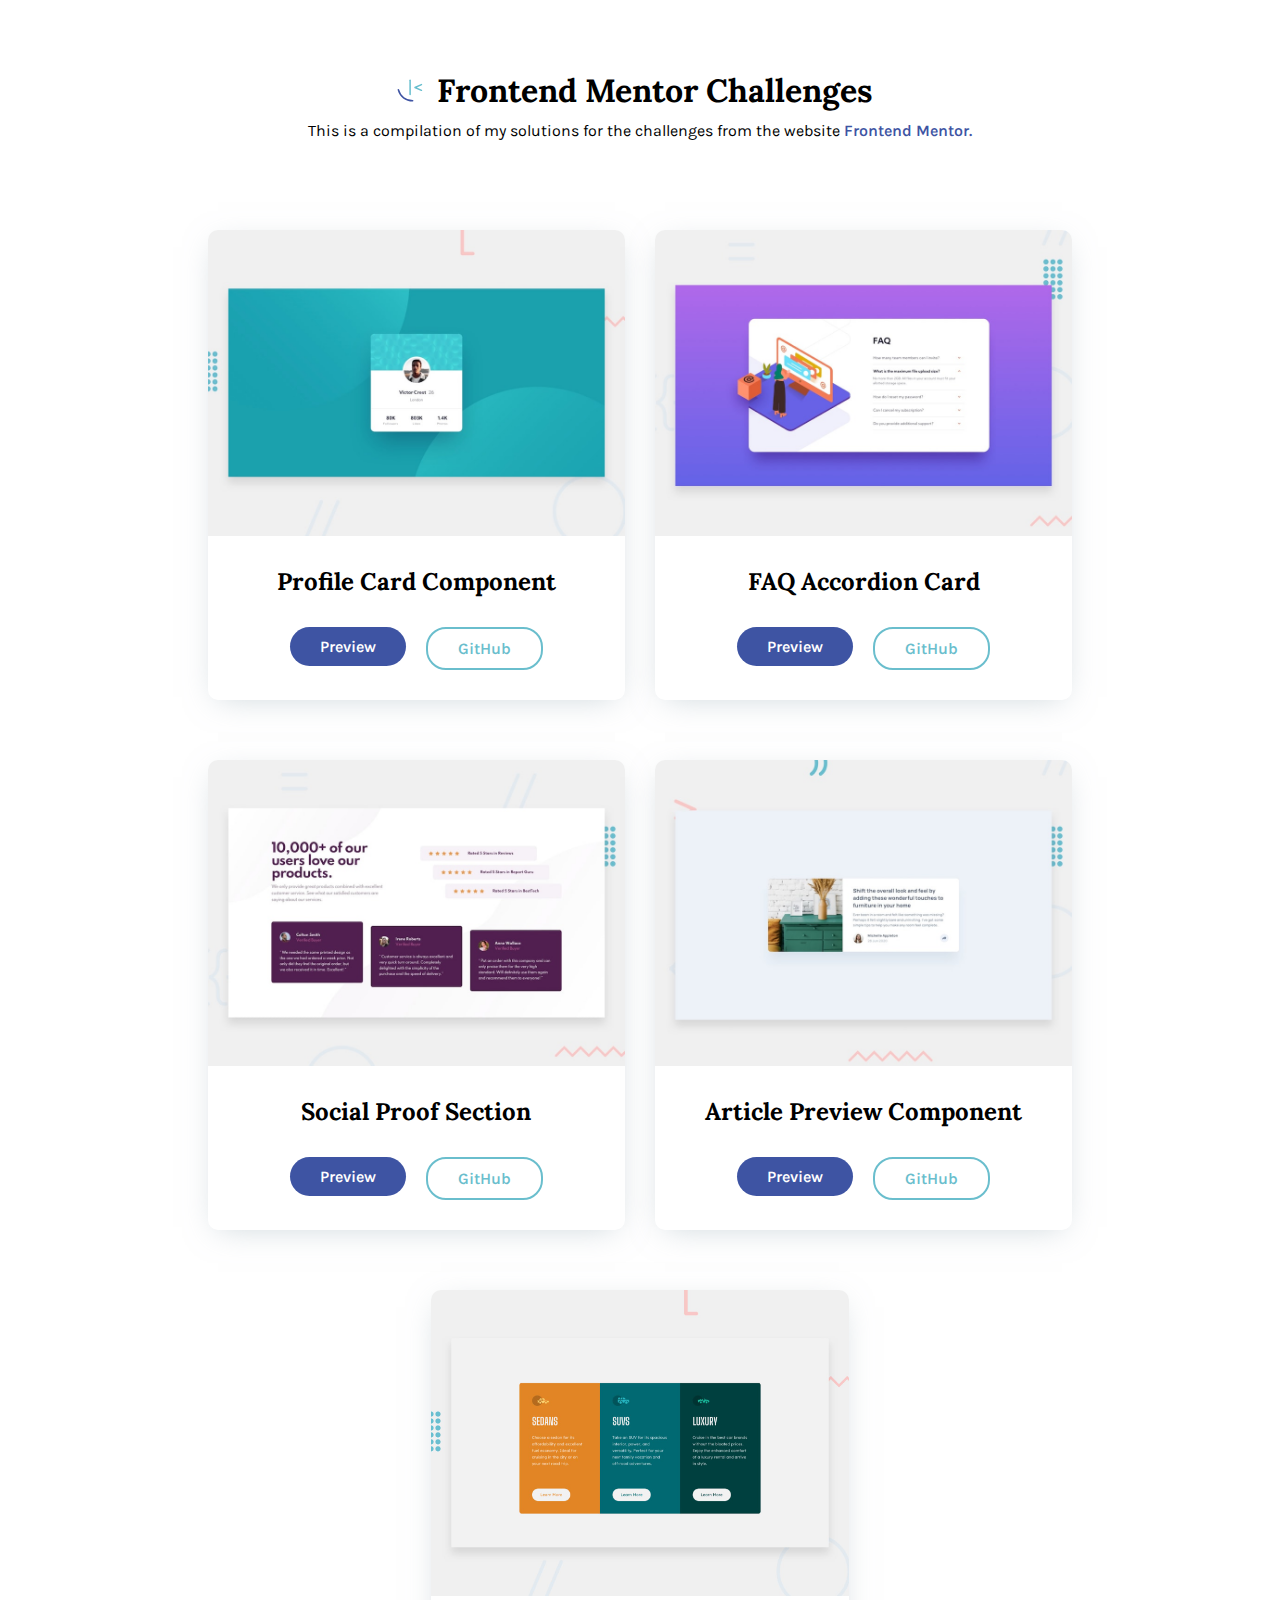
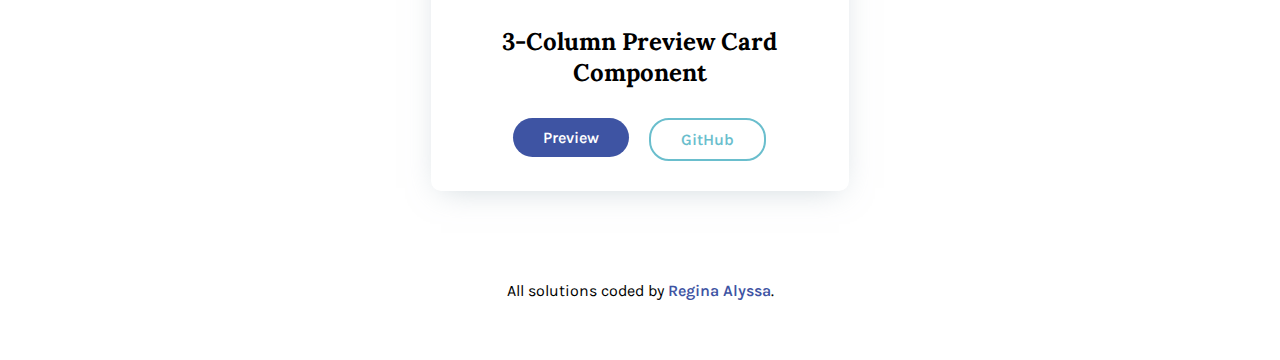
<file: index.html>
<!DOCTYPE html>
<html lang="en">
  <head>
    <meta charset="UTF-8" />
    <meta name="viewport" content="width=device-width, initial-scale=1.0" /><!-- displays site properly based on user's device -->

    <link rel="icon" type="image/png" sizes="32x32" href="./images/favicon-32x32.png" />
    <link rel="stylesheet" href="./styles.css">

    <title>Frontend Mentor Challenges | Regina Alyssa Esguerra</title>
  </head>
  <body>
    <div class="content">
      <header>
        <div class="header__heading">
          <a href="https://www.frontendmentor.io">
            <img src="./images/logo.svg" alt="Frontend Mentor logo" />
          </a>
          <h1>Frontend Mentor Challenges</h1>
        </div>
        <p class="header__description">This is a compilation of my solutions for the challenges from the website <a href="https://www.frontendmentor.io">Frontend Mentor.</a></p>
      </header>

      <section class="challenges">
        <div class="challenge-card">
          <div class="challenge-card__image">
            <img src="./profile-card-component-main/design/desktop-preview.jpg" />
          </div>
          <div class="challenge-card__content">
            <h2>Profile Card Component</h2>
            <ul class="challenge-card__content__list">
              <li>
                <a class="challenge-card__preview-link" href="./profile-card-component-main/index.html">Preview</a>
              </li>
              <li>
                <a class="challenge-card__github-link" href="https://github.com/reginaalyssa/frontend-mentor/tree/main/profile-card-component-main">GitHub</a>
              </li>
            </ul>
          </div>
        </div>

        <div class="challenge-card">
          <div class="challenge-card__image">
            <img src="./faq-accordion-card-main/design/desktop-preview.jpg" />
          </div>
          <div class="challenge-card__content">
            <h2>FAQ Accordion Card</h2>
            <ul class="challenge-card__content__list">
              <li>
                <a class="challenge-card__preview-link" href="./faq-accordion-card-main/index.html">Preview</a>
              </li>
              <li>
                <a class="challenge-card__github-link" href="https://github.com/reginaalyssa/frontend-mentor/tree/main/faq-accordion-card-main">GitHub</a>
              </li>
            </ul>
          </div>
        </div>

        <div class="challenge-card">
          <div class="challenge-card__image">
            <img src="./social-proof-section-master/design/desktop-preview.jpg" />
          </div>
          <div class="challenge-card__content">
            <h2>Social Proof Section</h2>
            <ul class="challenge-card__content__list">
              <li>
                <a class="challenge-card__preview-link" href="./social-proof-section-master/index.html">Preview</a>
              </li>
              <li>
                <a class="challenge-card__github-link" href="https://github.com/reginaalyssa/frontend-mentor/tree/main/social-proof-section-master">GitHub</a>
              </li>
            </ul>
          </div>
        </div>

        <div class="challenge-card">
          <div class="challenge-card__image">
            <img src="./article-preview-component-master/design/desktop-preview.jpg" />
          </div>
          <div class="challenge-card__content">
            <h2>Article Preview Component</h2>
            <ul class="challenge-card__content__list">
              <li>
                <a class="challenge-card__preview-link" href="./article-preview-component-master/index.html">Preview</a>
              </li>
              <li>
                <a class="challenge-card__github-link" href="https://github.com/reginaalyssa/frontend-mentor/tree/main/article-preview-component-master">GitHub</a>
              </li>
            </ul>
          </div>
        </div>

        <div class="challenge-card">
          <div class="challenge-card__image">
            <img src="./3-column-preview-card-component-main/design/desktop-preview.jpg" />
          </div>
          <div class="challenge-card__content">
            <h2>3-Column Preview Card Component</h2>
            <ul class="challenge-card__content__list">
              <li>
                <a class="challenge-card__preview-link" href="./3-column-preview-card-component-main/index.html">Preview</a>
              </li>
              <li>
                <a class="challenge-card__github-link" href="https://github.com/reginaalyssa/frontend-mentor/tree/main/3-column-preview-card-component-main">GitHub</a>
              </li>
            </ul>
          </div>
        </div>
      </div>

      <div class="attribution">
        All solutions coded by <a href="https://github.com/reginaalyssa">Regina Alyssa</a>.
      </div>
    </div>
  </body>
</html>
</file>
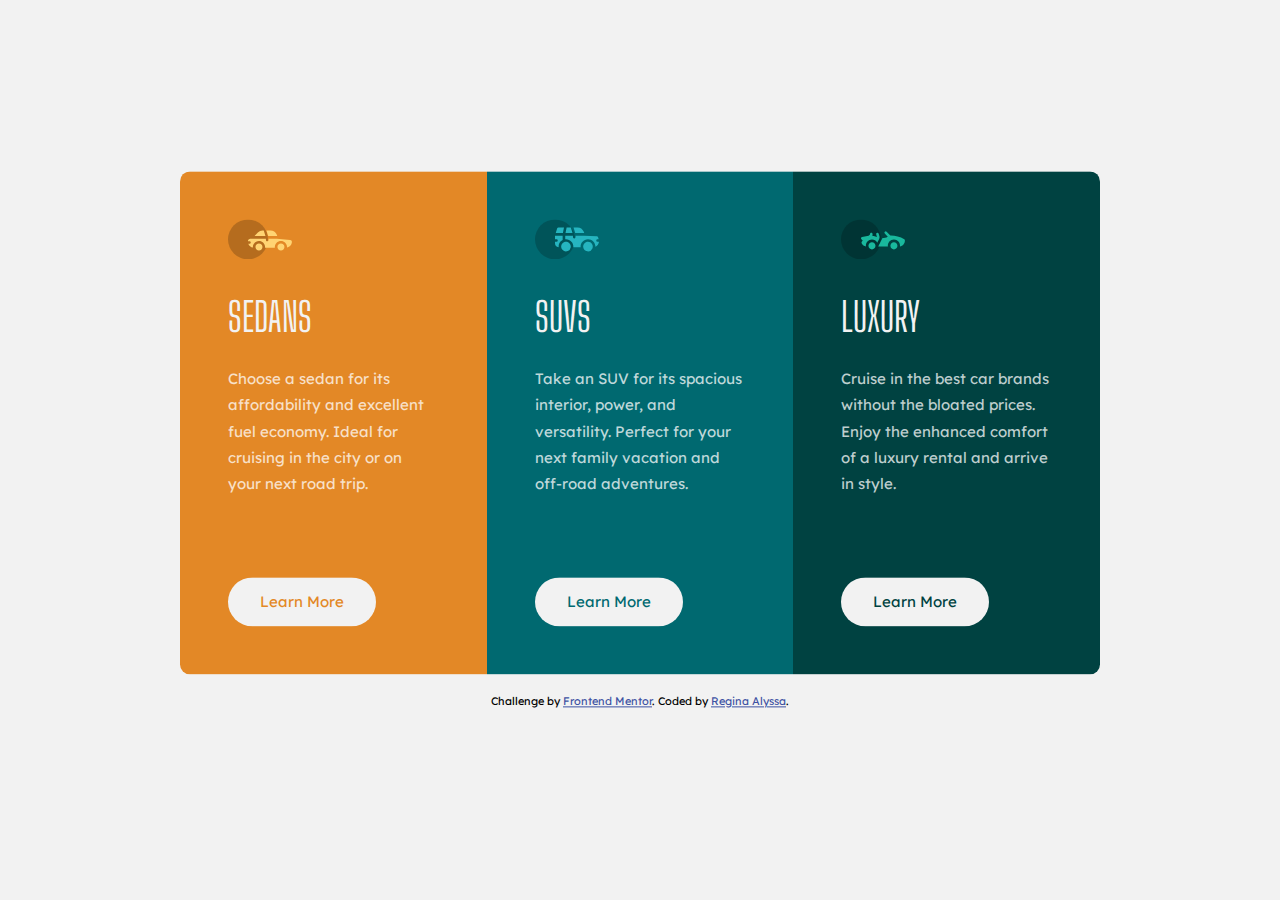
<file: 3-column-preview-card-component-main/index.html>
<!DOCTYPE html>
<html lang="en">
<head>
  <meta charset="UTF-8">
  <meta name="viewport" content="width=device-width, initial-scale=1.0"> <!-- displays site properly based on user's device -->

  <link rel="icon" type="image/png" sizes="32x32" href="./images/favicon-32x32.png">
  <link rel="stylesheet" href="./styles.css">
  
  <title>Frontend Mentor | 3-column preview card component</title>
</head>
<body>
  <div class="container">
    <div class="card">
      <div class="row">
        <div class="column" id="sedans-column">
          <img src="./images/icon-sedans.svg" alt="Sedan icon" />
          <div class="column__title">Sedans</div>
          <div class="column__description">
            Choose a sedan for its affordability and excellent fuel economy. Ideal for cruising in the city or on your next road trip.
          </div>
          <button class="btn">Learn More</button>
        </div>
        <div class="column" id="suvs-column">
          <img src="./images/icon-suvs.svg" alt="SUV icon" />
          <div class="column__title">SUVs</div>
          <div class="column__description">
            Take an SUV for its spacious interior, power, and versatility. Perfect for your next family vacation and off-road adventures.
          </div>
          <button class="btn">Learn More</button>
        </div>
        <div class="column" id="luxury-column">
          <img src="./images/icon-luxury.svg" alt="Luxury icon" />
          <div class="column__title">Luxury</div>
          <div class="column__description">
            Cruise in the best car brands without the bloated prices. Enjoy the enhanced comfort of a luxury rental and arrive in style.
          </div>
          <button class="btn">Learn More</button>
        </div>
      </div>
    </div>
    <div class="attribution">
      Challenge by <a href="https://www.frontendmentor.io?ref=challenge" target="_blank">Frontend Mentor</a>.
      Coded by <a href="http://github.com/reginaalyssa">Regina Alyssa</a>.
    </div>
  </div>
</body>
</html>
</file>
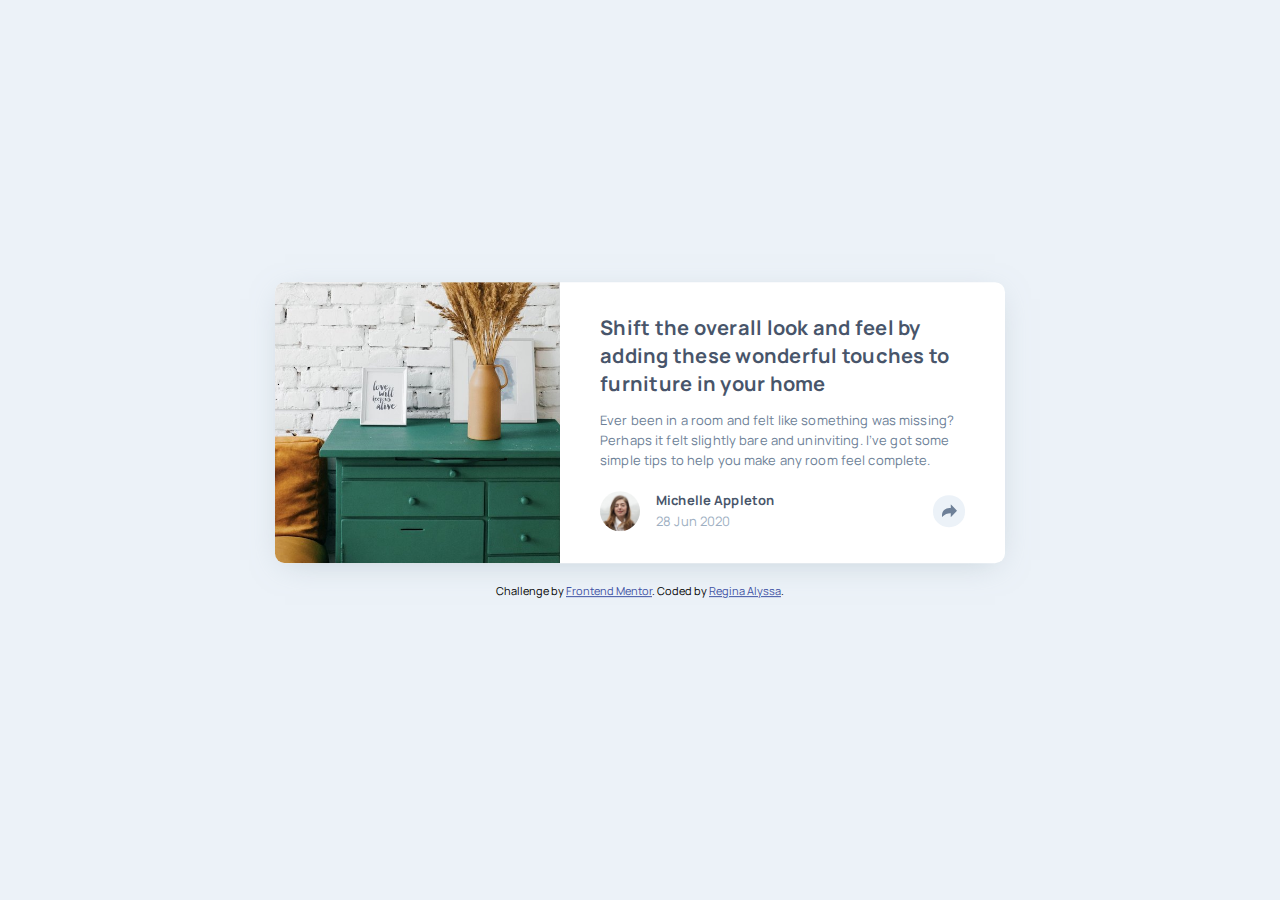
<file: article-preview-component-master/index.html>
<!DOCTYPE html>
<html lang="en">
  <head>
    <meta charset="UTF-8">
    <meta name="viewport" content="width=device-width, initial-scale=1.0"> <!-- displays site properly based on user's device -->

    <link rel="icon" type="image/png" sizes="32x32" href="./images/favicon-32x32.png">
    <link rel="stylesheet" href="./styles.css">

    <title>Frontend Mentor | Article preview component</title>
  </head>
  <body>
    <div class="content">
      <article class="article-card">
        <div class="article-card__image"></div>
        <div class="article-card__content">
          <header class="article-card__header">
            <h2>
              Shift the overall look and feel by adding these wonderful
              touches to furniture in your home
            </h2>
          </header>
          <p class="article-card__excerpt">
            Ever been in a room and felt like something was missing? Perhaps
            it felt slightly bare and uninviting. I’ve got some simple tips
            to help you make any room feel complete.
          </p>
          <footer class="article-card__footer">
            <div class="article-card__meta">
              <div class="article-card__author-avatar">
                <img src="./images/avatar-michelle.jpg" alt="Michelle Appleton avatar" />
              </div>
              <div>
                <div class="article-card__author-name">Michelle Appleton</div>
                <div class="article-card__publish-date">28 Jun 2020</div>
              </div>
            </div>
            <div class="article-card__share">
              <button class="btn btn--share btn--share-main" aria-label="Open popup on sharing article on social media">
                <svg xmlns="http://www.w3.org/2000/svg" width="15" height="13"><path fill="#6E8098" d="M15 6.495L8.766.014V3.88H7.441C3.33 3.88 0 7.039 0 10.936v2.049l.589-.612C2.59 10.294 5.422 9.11 8.39 9.11h.375v3.867L15 6.495z"/></svg>
              </button>
              <div class="article-card__share-popup">
                <div class="article-card__share-socials">
                  <span>Share</span>
                  <a href="#" class="article-card__social">
                    <img src="./images/icon-facebook.svg" alt="Facebook logo" />
                  </a>
                  <a href="#" class="article-card__social">
                    <img src="./images/icon-twitter.svg" alt="Twitter logo" />
                  </a>
                  <a href="#" class="article-card__social">
                    <img src="./images/icon-pinterest.svg" alt="Pinterest logo" />
                  </a>
                </div>
                <button class="btn btn--share btn--share_active btn--share-mobile" aria-label="Close popup on sharing article on social media">
                  <svg xmlns="http://www.w3.org/2000/svg" width="15" height="13"><path fill="#6E8098" d="M15 6.495L8.766.014V3.88H7.441C3.33 3.88 0 7.039 0 10.936v2.049l.589-.612C2.59 10.294 5.422 9.11 8.39 9.11h.375v3.867L15 6.495z"/></svg>
                </button>
              </div>
            </div>
          </footer>
        </div>
      </article>
      <div class="attribution">
        Challenge by <a href="https://www.frontendmentor.io?ref=challenge" target="_blank">Frontend Mentor</a>.
        Coded by <a href="http://github.com/reginaalyssa">Regina Alyssa</a>.
      </div>
    </div>
    <script src="./index.js"></script>
  </body>
</html>
</file>
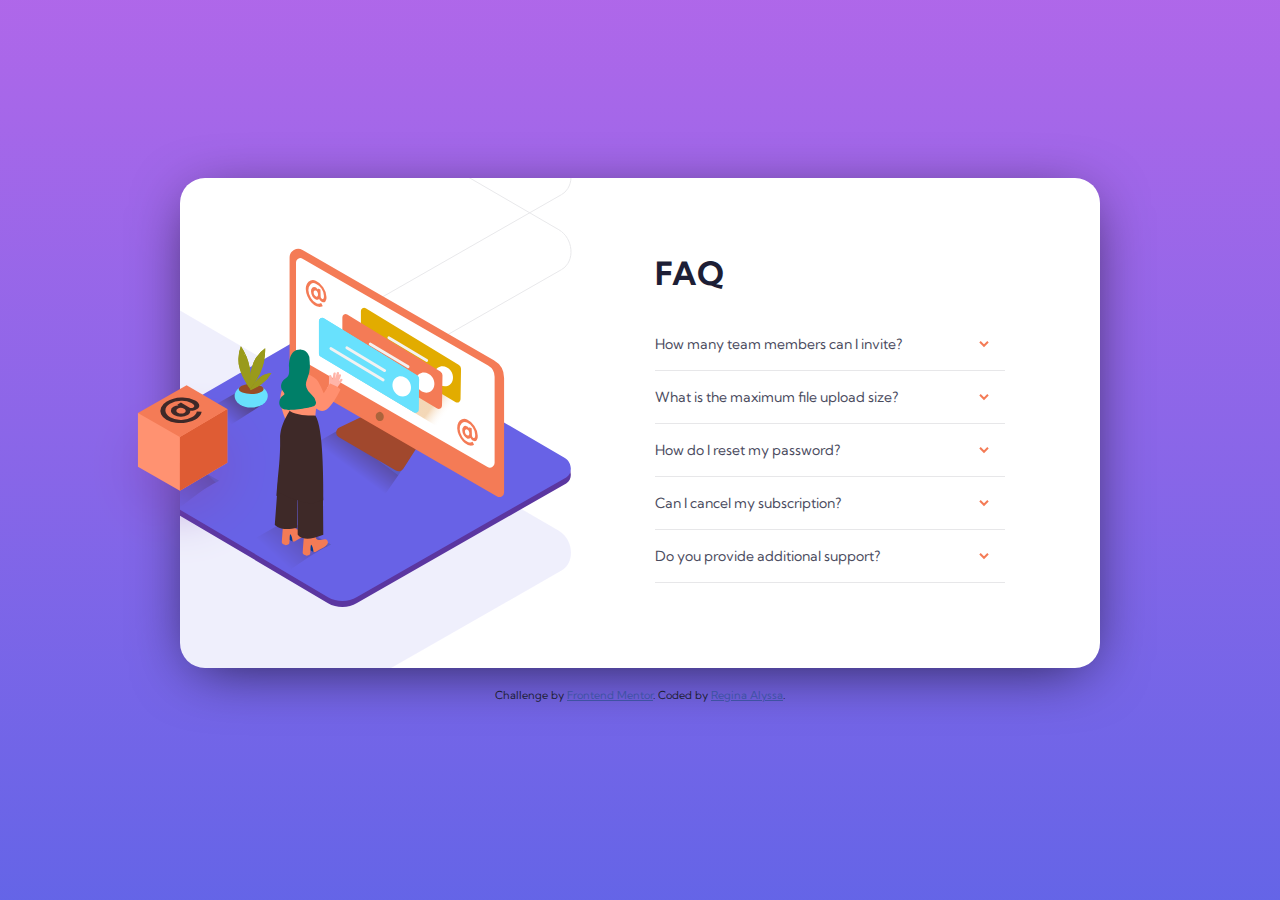
<file: faq-accordion-card-main/index.html>
<!DOCTYPE html>
<html lang="en">
<head>
  <meta charset="UTF-8">
  <meta name="viewport" content="width=device-width, initial-scale=1.0"> <!-- displays site properly based on user's device -->

  <link rel="icon" type="image/png" sizes="32x32" href="./images/favicon-32x32.png">
  <link rel="stylesheet" href="./styles.css">
  
  <title>Frontend Mentor | FAQ Accordion Card</title>
</head>
<body>
  <div class="faq-accordion-card-container">
    <div class="faq-accordion-card">
      <div class="row">
        <div class="column faq-visuals-container">
          <div class="faq-visuals-main-container">
            <img class="faq-visuals-main" src="./images/illustration-woman-online-desktop.svg" alt="illustration of woman in front of computer monitor" />
            <img class="faq-visuals-main-mobile" src="./images/illustration-woman-online-mobile.svg" alt="illustration of woman in front of computer monitor" />
          </div>
          <img class="faq-visuals-box" src="./images/illustration-box-desktop.svg" alt="illustration of box" />
        </div>
        <div class="column">
          <div class="faq-content">
            <h1>FAQ</h1>
            <div class="accordions">
              <div class="accordion">
                <div class="accordion-header">
                  How many team members can I invite?
                  <button class="toggle" aria-label="toggle" aria-pressed="false" aria-expanded="false" />
                </div>
                <div class="accordion-content">
                  <p>You can invite up to 2 additional users on the Free plan. There is no limit on 
                  team members for the Premium plan.</p>
                </div>
              </div>

              <div class="accordion">
                <div class="accordion-header">
                  What is the maximum file upload size?
                  <button class="toggle" aria-label="toggle" aria-pressed="false" aria-expanded="false" />
                </div>
                <div class="accordion-content">
                  <p>No more than 2GB. All files in your account must fit your allotted storage space.</p>
                </div>
              </div>

              <div class="accordion">
                <div class="accordion-header">
                  How do I reset my password?
                  <button class="toggle" aria-label="toggle" aria-pressed="false" aria-expanded="false" />
                </div>
                <div class="accordion-content">
                  <p>Click “Forgot password” from the login page or “Change password” from your profile page.
                  A reset link will be emailed to you.</p>
                </div>
              </div>

              <div class="accordion">
                <div class="accordion-header">
                  Can I cancel my subscription?
                  <button class="toggle" aria-label="toggle" aria-pressed="false" aria-expanded="false" />
                </div>
                <div class="accordion-content">
                  <p>Yes! Send us a message and we’ll process your request no questions asked.</p>
                </div>
              </div>

              <div class="accordion">
                <div class="accordion-header">
                  Do you provide additional support?
                  <button class="toggle" aria-label="toggle" aria-pressed="false" aria-expanded="false" />
                </div>
                <div class="accordion-content">
                  <p>Chat and email support is available 24/7. Phone lines are open during normal business hours.</p>
                </div>
              </div>
            </div>
          </div>
        </div>
      </div>
    </div>
    <div class="attribution">
      Challenge by <a href="https://www.frontendmentor.io?ref=challenge" target="_blank">Frontend Mentor</a>. 
      Coded by <a href="http://github.com/reginaalyssa">Regina Alyssa</a>.
    </div>
  </div>
  <script>
    function closeAccordion(accordion) {
      const content = accordion.getElementsByClassName("accordion-content").item(0);
      if (content.style.maxHeight) {
        content.style.maxHeight = null;
      } else {
        content.style.maxHeight = content.scrollHeight + "px";
      }
    }

    function toggleButton(accordion, value) {
      let button = accordion.querySelector('.toggle');
        button.ariaExpanded = value;
        button.ariaPressed = value;
    }

    document.addEventListener("click", function(e) {
      const element = e.target;
      let accordion;

      if (element.closest(".accordion")) {
        accordion = element.closest(".accordion");
      }
      else if (element.classList.contains("accordion")) {
        accordion = element;
      } else {
        return;
      }


      const classList = accordion.classList;
      if (classList.contains("active")) {
        accordion.classList.remove("active");
        toggleButton(accordion, "false");
      } else {

        const activeAccordions = document.querySelectorAll(".accordion.active");
        const accordionCount = activeAccordions.length;

        for (let i = 0; i < accordionCount; i++) {
          const activeAccordion = activeAccordions[i];
          activeAccordion.classList.remove("active");
          toggleButton(activeAccordion, "false");
          closeAccordion(activeAccordion);
        }
        accordion.classList.add("active");
        toggleButton(accordion, "true");
      }

      closeAccordion(accordion);
    });
  </script>
</body>
</html>
</file>
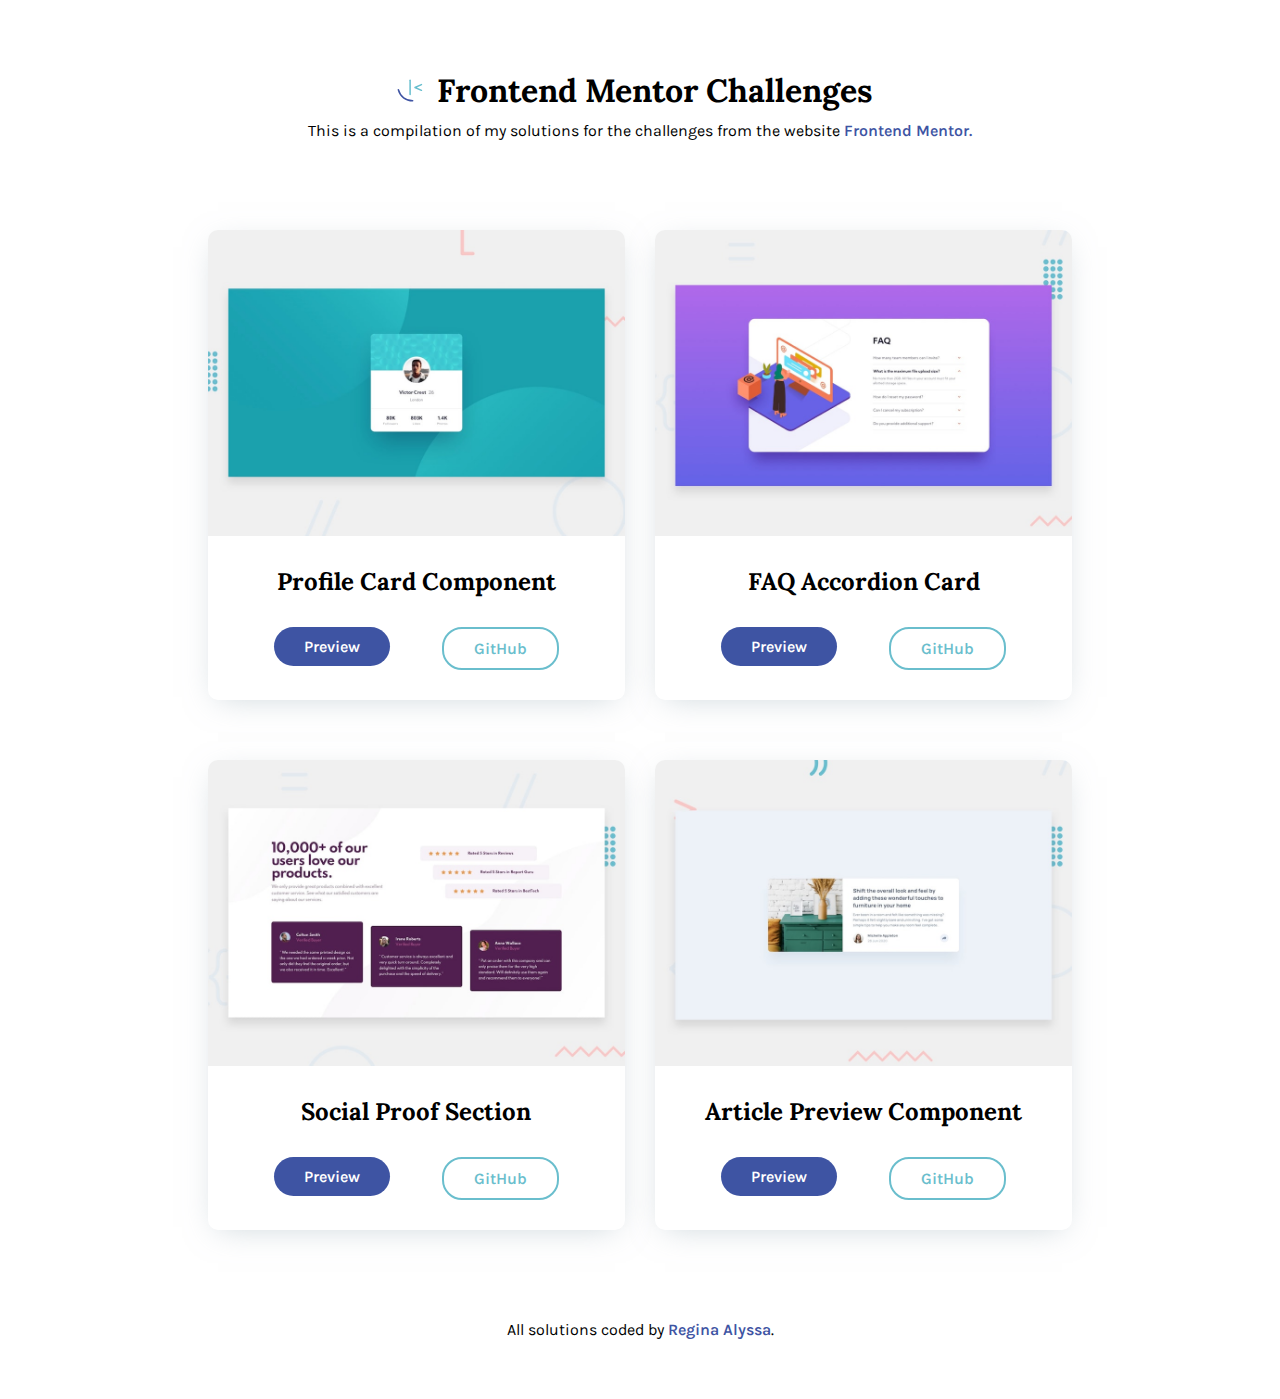
<file: home/index.html>
<!DOCTYPE html>
<html lang="en">
  <head>
    <meta charset="UTF-8" />
    <meta name="viewport" content="width=device-width, initial-scale=1.0" /><!-- displays site properly based on user's device -->

    <link rel="icon" type="image/png" sizes="32x32" href="./images/favicon-32x32.png" />
    <link rel="stylesheet" href="./styles.css">

    <title>Frontend Mentor Challenges | Regina Alyssa Esguerra</title>
  </head>
  <body>
    <div class="content">
      <header>
        <div class="header__heading">
          <a href="https://www.frontendmentor.io">
            <img src="./images/logo.svg" alt="Frontend Mentor logo" />
          </a>
          <h1>Frontend Mentor Challenges</h1>
        </div>
        <p class="header__description">This is a compilation of my solutions for the challenges from the website <a href="https://www.frontendmentor.io">Frontend Mentor.</a></p>
      </header>

      <section class="challenges">
        <div class="challenge-card">
          <div class="challenge-card__image">
            <img src="./../profile-card-component-main/design/desktop-preview.jpg" />
          </div>
          <div class="challenge-card__content">
            <h2>Profile Card Component</h2>
            <ul class="challenge-card__content__list">
              <li>
                <a class="challenge-card__preview-link" href="./../profile-card-component-main/index.html">Preview</a>
              </li>
              <li>
                <a class="challenge-card__github-link" href="https://github.com/reginaalyssa/frontend-mentor/tree/main/profile-card-component-main">GitHub</a>
              </li>
            </ul>
          </div>
        </div>

        <div class="challenge-card">
          <div class="challenge-card__image">
            <img src="./../faq-accordion-card-main/design/desktop-preview.jpg" />
          </div>
          <div class="challenge-card__content">
            <h2>FAQ Accordion Card</h2>
            <ul class="challenge-card__content__list">
              <li>
                <a class="challenge-card__preview-link" href="./../faq-accordion-card-main/index.html">Preview</a>
              </li>
              <li>
                <a class="challenge-card__github-link" href="https://github.com/reginaalyssa/frontend-mentor/tree/main/faq-accordion-card-main">GitHub</a>
              </li>
            </ul>
          </div>
        </div>

        <div class="challenge-card">
          <div class="challenge-card__image">
            <img src="./../social-proof-section-master/design/desktop-preview.jpg" />
          </div>
          <div class="challenge-card__content">
            <h2>Social Proof Section</h2>
            <ul class="challenge-card__content__list">
              <li>
                <a class="challenge-card__preview-link" href="./../social-proof-section-master/index.html">Preview</a>
              </li>
              <li>
                <a class="challenge-card__github-link" href="https://github.com/reginaalyssa/frontend-mentor/tree/main/social-proof-section-master">GitHub</a>
              </li>
            </ul>
          </div>
        </div>

        <div class="challenge-card">
          <div class="challenge-card__image">
            <img src="./../article-preview-component-master/design/desktop-preview.jpg" />
          </div>
          <div class="challenge-card__content">
            <h2>Article Preview Component</h2>
            <ul class="challenge-card__content__list">
              <li>
                <a class="challenge-card__preview-link" href="./../article-preview-component-master/index.html">Preview</a>
              </li>
              <li>
                <a class="challenge-card__github-link" href="https://github.com/reginaalyssa/frontend-mentor/tree/main/article-preview-component-master">GitHub</a>
              </li>
            </ul>
          </div>
        </div>
      </div>

      <div class="attribution">
        All solutions coded by <a href="https://github.com/reginaalyssa">Regina Alyssa</a>.
      </div>
    </div>
  </body>
</html>
</file>
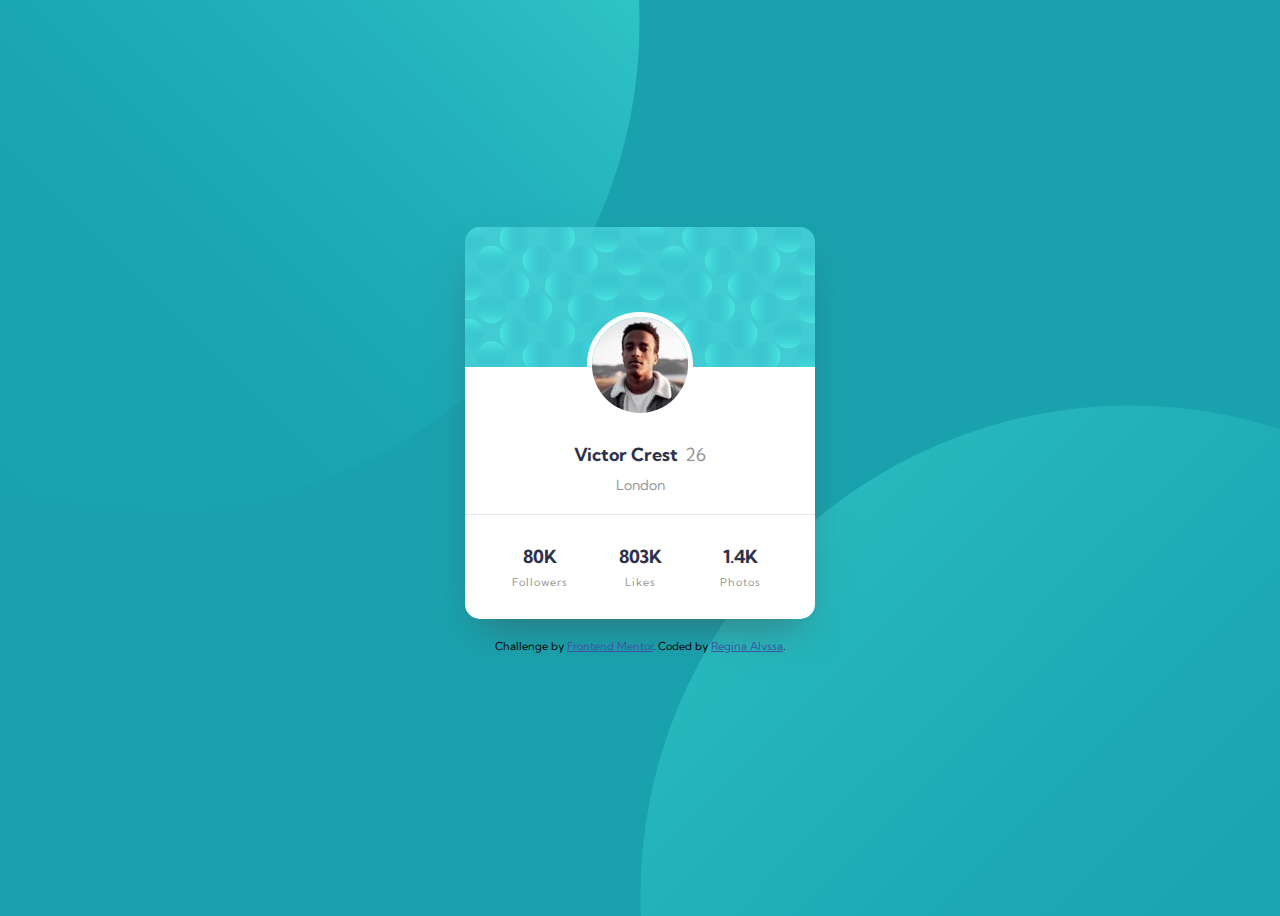
<file: profile-card-component-main/index.html>
<!DOCTYPE html>
<html lang="en">
<head>
  <meta charset="UTF-8">
  <meta name="viewport" content="width=device-width, initial-scale=1.0"> <!-- displays site properly based on user's device -->

  <link rel="icon" type="image/png" sizes="32x32" href="./images/favicon-32x32.png">
  <link rel="stylesheet" href="./styles.css">

  <title>Frontend Mentor | Profile card component</title>
</head>
<body>
  <div class="profile-card-container">
    <div class="profile-card">
      <div class="profile-details">
        <img src="./images/image-victor.jpg" alt="profile picture" />
        <div class="profile">
          <div class="profile-name">Victor Crest</div>
          <div class="profile-age">26</div>
          <div class="profile-location">London</div>
        </div>
      </div>


      <div class="profile-stats">
        <div class="profile-stat">
          <div class="stats-value">80K</div>
          <div class="stats-label">Followers</div>
        </div>

        <div class="profile-stat">
          <div class="stats-value">803K</div>
          <div class="stats-label">Likes</div>
        </div>

        <div class="profile-stat">
          <div class="stats-value">1.4K</div>
          <div class="stats-label">Photos</div>
        </div>
      </div>
    </div>
    <div class="attribution">
      Challenge by <a href="https://www.frontendmentor.io?ref=challenge" target="_blank">Frontend Mentor</a>. 
      Coded by <a href="http://github.com/reginaalyssa">Regina Alyssa</a>.
    </div>
  </div>
</body>
</html>
</file>
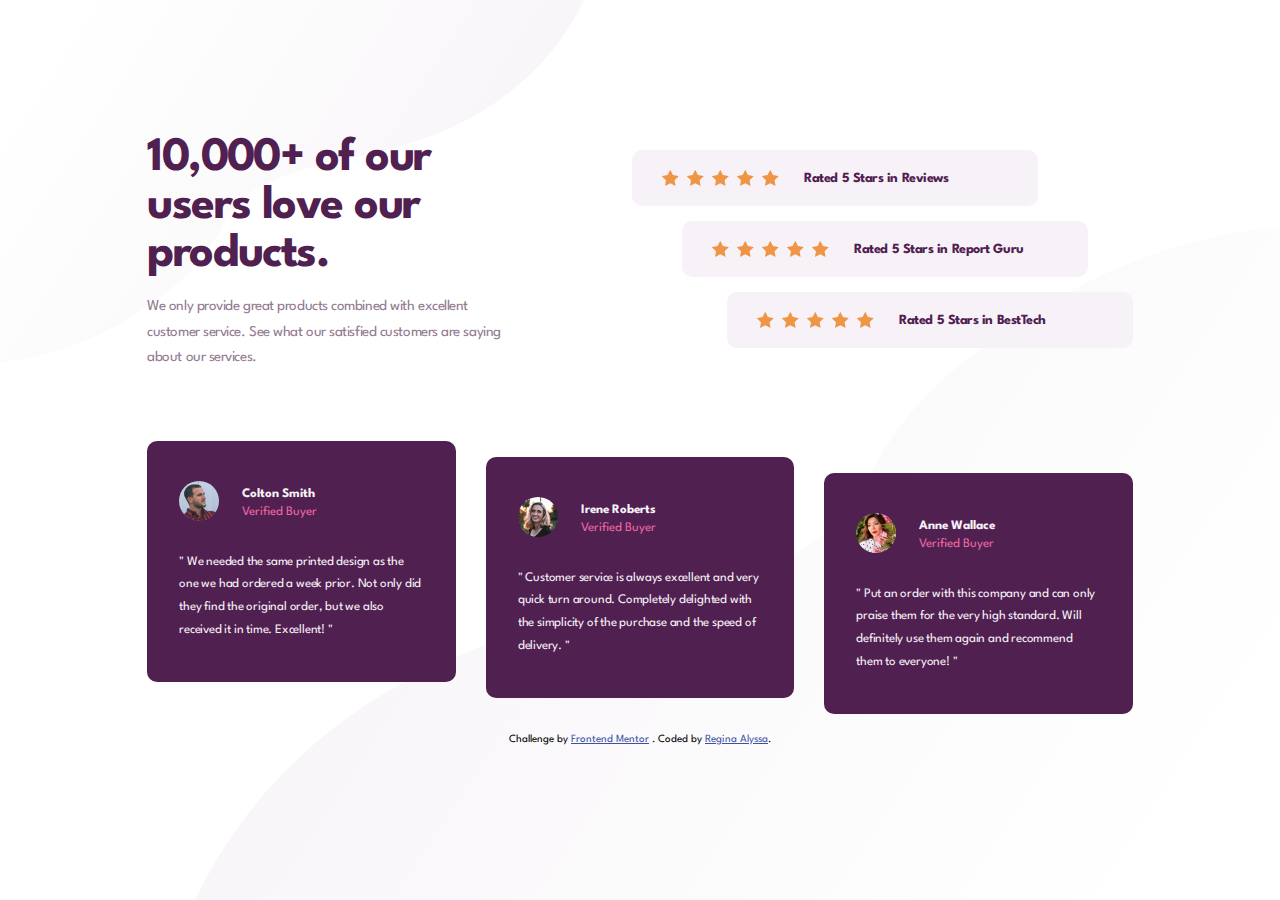
<file: social-proof-section-master/index.html>
<!DOCTYPE html>
<html lang="en">
  <head>
    <meta charset="UTF-8" />
    <meta name="viewport" content="width=device-width, initial-scale=1.0" /><!-- displays site properly based on user's device -->

    <link rel="icon" type="image/png" sizes="32x32" href="./images/favicon-32x32.png" />
    <link rel="stylesheet" href="./styles.css">

    <title>Frontend Mentor | Social proof section</title>
  </head>
  <body>
    <div class="social-proof-container">
      <div class="row">
        <div class="column">
          <div class="header-container">
            <h1>10,000+ of our users love our products.</h1>
            <h2>
              We only provide great products combined with excellent customer service.
              See what our satisfied customers are saying about our services.
            </h2>
          </div>
        </div>
        <div class="column ratings-container">
          <div class="rating-container">
            <div class="stars">
              <img src="./images/icon-star.svg" class="star" alt="star icon" />
              <img src="./images/icon-star.svg" class="star" alt="star icon" />
              <img src="./images/icon-star.svg" class="star" alt="star icon" />
              <img src="./images/icon-star.svg" class="star" alt="star icon" />
              <img src="./images/icon-star.svg" class="star" alt="star icon" />
            </div>
            <div class="rating">Rated 5 Stars in Reviews</div>
          </div>
          <div class="rating-container">
            <div class="stars">
              <img src="./images/icon-star.svg" class="star" alt="star icon" />
              <img src="./images/icon-star.svg" class="star" alt="star icon" />
              <img src="./images/icon-star.svg" class="star" alt="star icon" />
              <img src="./images/icon-star.svg" class="star" alt="star icon" />
              <img src="./images/icon-star.svg" class="star" alt="star icon" />
            </div>
            <div class="rating">Rated 5 Stars in Report Guru</div>
          </div>
          <div class="rating-container">
            <div class="stars">
              <img src="./images/icon-star.svg" class="star" alt="star icon" />
              <img src="./images/icon-star.svg" class="star" alt="star icon" />
              <img src="./images/icon-star.svg" class="star" alt="star icon" />
              <img src="./images/icon-star.svg" class="star" alt="star icon" />
              <img src="./images/icon-star.svg" class="star" alt="star icon" />
            </div>
            <div class="rating">Rated 5 Stars in BestTech</div>
          </div>
        </div>
      </div>

      <div class="row reviews-container">
        <div class="column review-container">
          <div class="profile-container">
            <div class="profile-image-container">
              <img src="./images/image-colton.jpg" alt="Colton Smith's profile picture" />
            </div>
            <div class="profile-details-container">
              <div class="profile-name">Colton Smith</div>
              <div class="verified-buyer">Verified Buyer</div>
            </div>
          </div>
          <div class="review">
            " We needed the same printed design as the one we had ordered a week prior.
            Not only did they find the original order, but we also received it in time.
            Excellent! "
          </div>
        </div>

        <div class="column review-container">
          <div class="profile-container">
            <div class="profile-image-container">
              <img src="./images/image-irene.jpg" alt="Irene Roberts' profile picture" />
            </div>
            <div class="profile-details-container">
              <div class="profile-name">Irene Roberts</div>
              <div class="verified-buyer">Verified Buyer</div>
            </div>
          </div>
          <div class="review">
            " Customer service is always excellent and very quick turn around. Completely
            delighted with the simplicity of the purchase and the speed of delivery. "
          </div>
        </div>

        <div class="column review-container">
          <div class="profile-container">
            <div class="profile-image-container">
              <img src="./images/image-anne.jpg" alt="Anne Wallace's profile picture" />
            </div>
            <div class="profile-details-container">
              <div class="profile-name">Anne Wallace</div>
              <div class="verified-buyer">Verified Buyer</div>
            </div>
          </div>
          <div class="review">
            " Put an order with this company and can only praise them for the very high
            standard. Will definitely use them again and recommend them to everyone! "
          </div>
        </div>
      </div>

      <div class="attribution">
        Challenge by
        <a href="https://www.frontendmentor.io?ref=challenge" target="_blank">Frontend Mentor</a>
        .
        Coded by <a href="http://github.com/reginaalyssa">Regina Alyssa</a>.
      </div>
    </div>
  </body>
</html>
</file>
<file: styles.css>
@import url('https://fonts.googleapis.com/css2?family=Karla:wght@400;600&display=swap');
@import url('https://fonts.googleapis.com/css2?family=Lora:wght@600&display=swap');

:root {
    --heading-font-family: 'Lora';
    --base-font-family: 'Karla';
    --base-font-size: 16px;
    --background-color: ;
    --white: hsl(0, 100%, 100%);
    --red: hsl(351, 84.3%, 55.1%);
    --blue: hsl(227, 44.9%, 44.1%);
}

body {
    font-size: var(--base-font-size);
    font-family: var(--base-font-family);
    background-color: var(--background-color);
}

h1, h2, h3, h4, h5 {
    font-family: var(--heading-font-family);
}

a {
    font-weight: 600;
    text-decoration: none;
    color: var(--blue);
}

header {
    margin: 60px 0;
    text-align: center;
}

.header__heading h1 {
    display: inline-block;
    margin: 10px;
}

.header__description {
    margin-top: 0;
}

.challenges {
    display: flex;
    justify-content: center;
    flex-wrap: wrap;
}

.challenge-card {
    margin: 30px 15px;
    box-shadow: 0 7px 30px -10px rgba(150, 170, 180, 0.5);
    border-radius: 10px;
    min-width: 300px;
    width: 33%;
    background-color: var(--white);
}

.challenge-card__image img {
    display: block;
    border-radius: 10px 10px 0 0;
    width: 100%;
}

.challenge-card__content {
    padding: 30px 15px;
}

.challenge-card__content h2 {
    margin: 0;
    text-align: center;
}

.challenge-card__content__list {
    justify-content: center;
    display: flex;
    margin: 30px 0 0 0;
    padding: 0;
    list-style: none;
}

.challenge-card__content__list li {
    margin: 0 10px;
}

.challenge-card__preview-link {
    display: inline-block;
    border-radius: 20px;
    padding: 10px 30px;
    background-color: rgb(62, 84, 163);
    color: white;
}

.challenge-card__github-link {
    display: inline-block;
    border: 2px solid rgb(106, 190, 205);
    border-radius: 20px;
    padding: 10px 30px;
    color: rgb(106, 190, 205);
}

.attribution {
    margin: 60px 0;
    text-align: center;
}
</file>
<file: 3-column-preview-card-component-main/styles.css>
@import url('https://fonts.googleapis.com/css2?family=Lexend+Deca:wght@400&display=swap');
@import url('https://fonts.googleapis.com/css2?family=Big+Shoulders+Display:wght@700&display=swap');

:root {
    --bright-orange: hsl(31, 77%, 52%);
    --cyan: hsl(184, 100%, 22%);
    --dark-cyan: hsl(179, 100%, 13%);
    --light-gray: hsl(0, 0%, 95%);
    --transparent-white: hsla(0, 0%, 100%, 0.75);
    --title-font-family: 'Big Shoulders Display';
    --base-font-family: 'Lexend Deca';
    --base-font-size: 15px;
}

body {
    background-color: var(--light-gray);
    font-size: var(--base-font-size);
    font-family: var(--base-font-family), sans-serif;
}

.container {
    position: absolute;
    top: 50%;
    left: 50%;
    -ms-transform: translate(-50%, -50%); /* IE 9 */
    -webkit-transform: translate(-50%, -50%); /* Chrome, Safari, Opera */
    transform: translate(-50%, -50%);
    margin-right: auto;
    margin-left: auto;
    width: 920px;
    max-width: 90vw;
}

.card {
    border-radius: 10px;
    overflow: hidden;
}

.row {
    display: flex;
}

.column {
    flex: 1;
    padding: 48px;
}

.column__title {
    margin: 30px 0 25px 0;
    font-size: 40px;
    font-family: var(--title-font-family), sans-serif;
    text-transform: uppercase;
    color: var(--light-gray);
}

.column__description {
    margin: 25px 0 80px 0;
    line-height: 1.75;
    color: var(--transparent-white);
}

.btn {
    border: 2px solid transparent;
    border-radius: 30px;
    padding: 13px 30px;
    background-color: var(--light-gray);
    font-size: var(--base-font-size);
    font-family: var(--base-font-family), sans-serif;
}

.btn:hover {
    cursor: pointer;
    border: 2px solid var(--light-gray);
    background-color: transparent;
    color: var(--light-gray) !important;
}

#sedans-column {
    background-color: var(--bright-orange);
}

#suvs-column {
    background-color: var(--cyan);
}

#luxury-column {
    background-color: var(--dark-cyan);
}

#sedans-column .btn {
    color: var(--bright-orange);
}

#suvs-column .btn {
    color: var(--cyan);
}

#luxury-column .btn {
    color: var(--dark-cyan);
}

@media screen and (max-width: 810px) {
    .row {
        flex-direction: column;
    }

    .container {
        position: initial;
        top: initial;
        left: initial;
        -ms-transform: none;
        -webkit-transform: none;
        transform: none;
        margin-top: 88px;
        margin-bottom: 88px;
        max-width: 87vw;
    }

    .column__description {
        margin-bottom: 30px;
    }
}

.attribution {
    margin: 20px 0;
    font-size: 11px;
    text-align: center;
}

.attribution a {
    color: hsl(228, 45%, 44%);
}
</file>
<file: article-preview-component-master/styles.css>
@import url('https://fonts.googleapis.com/css2?family=Manrope:wght@500;700&display=swap');

:root {
    --desaturated-dark-blue: hsl(214, 17%, 51%);
    --dark-gray-blue: hsl(217, 19%, 35%);
    --gray-blue: hsl(212, 23%, 69%);
    --light-gray-blue: hsl(210, 46%, 95%);
    --white: hsl(0, 100%, 100%);
    --base-font-family: 'Manrope';
    --base-font-size: 13px;
}

body {
    background-color: var(--light-gray-blue);
    font-size: var(--base-font-size);
    font-family: var(--base-font-family), sans-serif;
}

.content {
    position: absolute;
    top: 50%;
    left: 50%;
    -ms-transform: translate(-50%, -50%); /* IE 9 */
    -webkit-transform: translate(-50%, -50%); /* Chrome, Safari, Opera */
    transform: translate(-50%, -50%);
}

.article-card {
    align-items: stretch;
    display: flex;
    margin-left: auto;
    margin-right: auto;
    box-shadow: 0 7px 30px -10px rgba(150, 170, 180, 0.5);
    border-radius: 10px;
    width: 730px;
    background-color: var(--white);
}

.article-card__image {
    border-radius: 10px 0 0 10px;
    min-width: 285px;
    background: url(./images/drawers.jpg) top 50% left 0% no-repeat;
    background-size: cover;
}

.article-card__content {
    padding: 0 40px;
}

.article-card__header {
    margin: 32px 0 0 0;
}

.article-card__header h2 {
    margin: 0;
    font-size: 20px;
    line-height: 1.4;
    font-weight: 700;
    letter-spacing: 0.25px;
    color: var(--dark-gray-blue);
}

.article-card__excerpt {
    margin: 12px 0 18px 0;
    line-height: 1.55;
    letter-spacing: 0.125px;
    color: var(--desaturated-dark-blue);
}

.article-card__footer {
    align-items: center;
    justify-content: space-between;
    display: flex;
    margin: 20px 0 32px 0;
}

.article-card__meta {
    align-items: center;
    display: flex;
}

.article-card__author-avatar {
    margin-right: 16px;
}

.article-card__author-avatar img {
    display: block;
    border-radius: 20px;
    height: 40px;
    width: 40px;
}

.article-card__author-name,
.article-card__publish-date {
    line-height: 1.55;
    letter-spacing: 0.125px;
}

.article-card__author-name {
    font-weight: 700;
    color: var(--dark-gray-blue);
}

.article-card__publish-date {
    color: var(--gray-blue);
}

.article-card__share {
    position: relative;
}

.btn {
    border: none;
}

.btn--share {
    border-radius: 15.5px;
    height: min-content;
    padding: 9.5px 8.5px;
    background-color: var(--light-gray-blue);
    line-height: 0;
    outline: none;
}

.btn--share-with-outline:focus {
    outline: -webkit-focus-ring-color auto 1px;
}

.btn--share:hover {
    cursor: pointer;
}

.btn--share.btn--share-active {
    background-color: var(--desaturated-dark-blue);
}

.btn--share.btn--share-active path {
    fill: var(--white);
}

.article-card__share-popup {
    justify-content: space-between;
    align-items: center;
    display: flex;
    position: absolute;
    left: 50%;
    visibility: hidden;
    opacity: 0;
    transform: translate(-50%, 0);
    margin-top: -115px;
    border-radius: 10px;
    padding: 17.5px 36px;
    background-color: var(--dark-gray-blue);
}

.article-card__share-popup::after {
    content: '';
    position: absolute;
    transform: translateX(-50%);
    bottom: -25px;
    left: 50%;
    border: 13px solid var(--dark-gray-blue);
    border-color: var(--dark-gray-blue) transparent transparent transparent;
}

.article-card__share-socials {
    justify-content: space-between;
    align-items: center;
    display: flex;
    width: 175px;
}

.article-card__share-socials span {
    display: inline-block;
    text-transform: uppercase;
    letter-spacing: 5px;
    color: var(--gray-blue);
}

.article-card__share-popup_visible {
    visibility: visible;
    opacity: 1;
}

.article-card__social {
    display: block;
}

.article-card__social img {
    display: block;
}

.btn--share-mobile {
    display: none;
}

@media screen and (max-width: 1024px) {
    .content {
        position: unset;
        top: unset;
        bottom: unset;
        display: block;
        -ms-transform: unset;
        -webkit-transform: unset;
        transform: unset;
        margin-top: 80px;
    }

    .article-card {
        flex-direction: column;
        max-width: 328px;
    }

    .article-card__image {
        border-radius: 10px 10px 0 0;
        min-height: 202px;
        background: url(./images/drawers.jpg) top 25% left 0% no-repeat;
        background-size: cover;
    }

    .article-card__content {
        padding: 0 32px;
    }

    .article-card__header {
        margin: 36px 0 0 0;
    }

    .article-card__header h2 {
        font-size: 16px;
        line-height: 1.5;
    }

    .article-card__excerpt {
        letter-spacing: 0.15px;
    }

    .article-card__footer {
        position: relative;
        margin: 32px 0 18px 0;
    }

    .article-card__footer--share-active {
        margin: 28px 0 22px 0;
    }

    .article-card__share {
        position: unset;
    }

    .article-card__share-popup {
        bottom: 0;
        margin-bottom: -22px;
        border-radius: 0 0 10px 10px;
        width: 260px;
        padding: 22px 32px 22px 36px;
    }

    .article-card__share-popup::after {
        content: none;
    }

    .btn--share-mobile {
        display: block;
    }
}

.attribution {
    margin: 20px 0;
    font-size: 11px;
    text-align: center;
}

.attribution a {
    color: hsl(228, 45%, 44%);
}
</file>
<file: faq-accordion-card-main/styles.css>
@import url('https://fonts.googleapis.com/css2?family=Kumbh+Sans:wght@400;700&display=swap');

body {
    margin: 0;
    min-height: 100vh;
    background-image: linear-gradient(hsl(273, 75%, 66%), hsl(240, 73%, 65%));
    font-size: 12px;
    font-family: 'Kumbh Sans', sans-serif;
    color: hsl(238, 29%, 16%);
}

h1 {
    margin: 0;
    font-size: 32px;
}

.row {
    display: flex;
}

.column {
    flex: 1;
}

.faq-accordion-card-container {
    position: absolute;
    top: 50%;
    left: 50%;
    -ms-transform: translate(-50%, -50%); /* IE 9 */
    -webkit-transform: translate(-50%, -50%); /* Chrome, Safari, Opera */
    transform: translate(-50%, -50%);
    margin-right: auto;
    margin-left: auto;
    width: 920px;
    max-width: 90vw;
}

.faq-accordion-card {
    -moz-box-shadow: 0px 11px 60px -15px rgba(0, 0, 0, 0.75);
    -webkit-box-shadow: 0px 11px 60px -15px rgba(0, 0, 0, 0.75);
    box-shadow: 0px 11px 60px -15px rgba(0, 0, 0, 0.75);
    border-radius: 25px;
    background-color: #FFFFFF;
}

.faq-visuals-container {
    position: relative;
    background: url(./images/bg-pattern-desktop.svg) top -300px left calc(100% - 68px) no-repeat;
}

.faq-visuals-main-container {
    overflow: hidden;
}

.faq-visuals-main {
    margin-top: 70px;
    margin-left: calc(100% - 541px);
}

.faq-visuals-main-mobile {
    display: none;
}

.faq-visuals-box {
    position: absolute;
    top: 205px;
    left: calc(100% - 553px);
}

.faq-content {
    padding: 75px 95px 85px 15px;
}

.accordions {
    margin-top: 25px;
}

.accordion {
    transition: all 0.25s ease-in-out;
    border-bottom: 1px solid hsl(240, 5%, 91%);
    padding: 17px 0;
}

.accordion-header {
    display: flex;
    justify-content: space-between;
    font-size: 14px;
    color: hsl(237, 12%, 33%);
}

.accordion:hover, .accordion:hover .toggle {
    cursor: pointer;
}

.accordion:hover .accordion-header {
    color: hsl(14, 88%, 65%);
}

.accordion-header .toggle {
    margin: 0 10px;
    border: none;
    outline: none;
    background: none;
    line-height: 0;
}

.accordion-header .toggle::after {
    content: '';
    vertical-align: middle;
    display: inline-block;
    transition: all 0.25s ease-in-out;
    width: 10px;
    height: 7px;
    background : url(./images/icon-arrow-down.svg) no-repeat;
}

.accordion-content {
    overflow: hidden;
    transition: max-height 0.25s ease-in-out;
    max-height: 0;
}

.accordion-content p {
    margin: 10px 0 0 0;
    line-height: 1.5;
    color: hsl(240, 6%, 50%);
}


.accordion.active .accordion-header {
    font-weight: bold;
}

.accordion.active .accordion-header .toggle:after {
    transform: rotate(180deg);
}

@media screen and (min-width: 768px) and (max-width: 1023px) {
    .faq-content {
        padding-right: 50px;
        padding-left: 20px;
    }

    .faq-visuals-container {
        background: url(./images/bg-pattern-desktop.svg) top -300px left calc(100% - 7px) no-repeat;
    }

    .faq-visuals-main {
        margin-left: calc(100% - 480px);
    }

    .faq-visuals-box {
        left: calc(100% - 492px);
    }
}

@media screen and (max-width: 887px) {
    .faq-visuals-container {
        overflow: hidden;
    }
}

@media screen and (max-width: 767px) {
    .row {
        flex-direction: column;
    }

    .faq-accordion-card-container {
        position: initial;
        top: initial;
        left: initial;
        -ms-transform: none;
        -webkit-transform: none;
        transform: none;
        margin-top: 150px;
        margin-bottom: 50px;
        max-width: 85vw;
    }

    .faq-visuals-container, .faq-visuals-main-container {
        overflow: visible;
    }

    .faq-visuals-container {
        min-height: 135px;
        background: url(./images/bg-pattern-mobile.svg) top left 50% no-repeat;
        background-size: 240px;
    }

    .faq-visuals-main {
        display: none;
    }

    .faq-visuals-main-mobile {
        display: block;
        -ms-transform: translate(-15px, 0); /* IE 9 */
        -webkit-transform: translate(-15px, 0); /* Chrome, Safari, Opera */
        transform: translate(-15px, 0);
        margin-top: -108px;
        margin-right:auto;
        margin-left: auto;
    }

    .faq-visuals-box {
        display: none;
    }

    .faq-content {
        padding: 0 20px 60px 20px;
    }

    .faq-content h1 {
        text-align: center;
    }

    .accordion-header {
        font-size: 13px;
    }

    .accordion-header .toggle {
        margin: 0;
    }
}

.attribution { 
    margin: 20px 0;
    font-size: 11px; 
    text-align: center;
}

.attribution a {
    color: hsl(228, 45%, 44%);
}
</file>
<file: home/styles.css>
@import url('https://fonts.googleapis.com/css2?family=Karla:wght@400;600&display=swap');
@import url('https://fonts.googleapis.com/css2?family=Lora:wght@600&display=swap');

:root {
    --heading-font-family: 'Lora';
    --base-font-family: 'Karla';
    --base-font-size: 16px;
    --background-color: ;
    --white: hsl(0, 100%, 100%);
    --red: hsl(351, 84.3%, 55.1%);
    --blue: hsl(227, 44.9%, 44.1%);
}

body {
	font-size: var(--base-font-size);
	font-family: var(--base-font-family);
	background-color: var(--background-color);
}

h1, h2, h3, h4, h5 {
	font-family: var(--heading-font-family);
}

a {
	font-weight: 600;
	text-decoration: none;
	color: var(--blue);
}

header {
	margin: 60px 0;
	text-align: center;
}

.header__heading h1 {
	display: inline-block;
	margin: 10px;
}

.header__description {
	margin-top: 0;
}

.challenges {
	display: flex;
	justify-content: center;
	flex-wrap: wrap;
}

.challenge-card {
	margin: 30px 15px;
    box-shadow: 0 7px 30px -10px rgba(150, 170, 180, 0.5);
    border-radius: 10px;
	width: 33%;
    background-color: var(--white);
}

.challenge-card__image img {
	display: block;
	border-radius: 10px 10px 0 0;
    width: 100%;
}

.challenge-card__content {
	padding: 30px 15px;
}

.challenge-card__content h2 {
	margin: 0;
	text-align: center;
}

.challenge-card__content__list {
    justify-content: space-evenly;
    display: flex;
    margin: 30px 0 0 0;
	padding: 0;
	list-style: none;
}

.challenge-card__preview-link {
	display: inline-block;
    border-radius: 20px;
	padding: 10px 30px;
    background-color: rgb(62, 84, 163);
    color: white;
}

.challenge-card__github-link {
	display: inline-block;
    border: 2px solid rgb(106, 190, 205);
    border-radius: 20px;
	padding: 10px 30px;
    color: rgb(106, 190, 205);
}

.attribution {
	margin: 60px 0;
	text-align: center;
}
</file>
<file: profile-card-component-main/styles.css>
@import url('https://fonts.googleapis.com/css2?family=Kumbh+Sans:wght@400;700&display=swap');

body {
    min-height: 100vh;
    background: url(./images/bg-pattern-top.svg) bottom 45vh right 50vw no-repeat, url(./images/bg-pattern-bottom.svg) top 45vh left 50vw no-repeat, hsl(185, 75%, 39%);
    font-size: 18px;
    font-family: 'Kumbh Sans', sans-serif;
}

.profile-card-container {
    position: absolute;
    top: 50%;
    left: 50%;
    -ms-transform: translate(-50%, -50%); /* IE 9 */
    -webkit-transform: translate(-50%, -50%); /* Chrome, Safari, Opera */
    transform: translate(-50%, -50%);
    margin-right: auto;
    margin-left: auto;
    width: 350px;
}

.profile-card {
    -moz-box-shadow: 0px 20px 39px -15px rgba(69, 69, 69, 0.54);
    -webkit-box-shadow: 0px 20px 39px -15px rgba(69, 69, 69, 0.54);
    box-shadow: 0px 20px 39px -15px rgba(69, 69, 69, 0.54);
    border-radius: 15px;
}

.profile-card img {
    margin-top: 85px;
    margin-right: auto;
    margin-left: auto;
    border: 5px solid #FFFFFF;
    border-radius: 50%;
}

.profile-details {
    border-radius: 15px 15px 0 0;
    background: url('./images/bg-pattern-card.svg') no-repeat;
    background-size: contain;
    background-color: #FFFFFF;
    text-align: center;
}

.profile {
    padding: 20px;
}

.profile-name, .profile-age {
    display: inline-block;
}

.profile-age {
    margin-left: 3px;
    color: hsl(0, 0%, 59%);
}

.profile-location {
    margin-top: 10px;
    font-size: 14px;
    color: hsl(0, 0%, 59%);
}

.profile-name,
.stats-value {
    font-weight: bold;
    color: hsl(229, 23%, 23%);
}

.profile-stats {
    display: flex;
    justify-content: space-between;
    list-style-type: none;
    margin: 0;
    border-top: 1px solid hsl(0, 0%, 90.6%);
    border-radius: 0 0 15px 15px;
    padding: 30px 40px;
    background-color: #FFFFFF;
    text-align: center;
}

.profile-stat {
    display: inline-block;
    width: 70px;
    text-align: center;
}

.stats-label {
    margin-top: 7px;
    font-size: 11px;
    letter-spacing: 1px;
    color: hsl(0, 0%, 59%);
}

.attribution {
    margin: 20px 0;
    font-size: 11px;
    text-align: center;
}

.attribution a {
    color: hsl(228, 45%, 44%);
}
</file>
<file: social-proof-section-master/styles.css>
@import url('https://fonts.googleapis.com/css2?family=Spartan:wght@400;500;700&display=swap');

body {
    margin: 0;
    min-height: calc(100vh - 135px);
    background: url(./images/bg-pattern-top-desktop.svg) top left no-repeat, url(./images/bg-pattern-bottom-desktop.svg) bottom right no-repeat, hsl(0, 0%, 100%);
    font-size: 14px;
    font-family: 'Spartan', sans-serif;
}

h1 {
    margin: 0;
    font-size: 48px;
    line-height: 1;
    font-weight: 700;
    letter-spacing: -1.55px;
    color: hsl(300, 43%, 22%);
}

h2 {
    margin-top: 15px;
    margin-bottom: 0;
    font-size: 15px;
    line-height: 1.7;
    font-weight: 400;
    letter-spacing: -.45px;
    color: hsl(303, 10%, 53%);
}

.row {
    display: flex;
}

.column {
    flex: 1;
}

.social-proof-container {
    margin-top: 135px;
    margin-right: auto;
    margin-left: auto;
    width: 77vw;
    min-width: min-content;
    max-width: 90vw;
}

.header-container {
    margin-right: 9vw;
}

@media screen and (max-width: 1163px) {
    .header-container {
        margin-right: 20px;
    }
}

.rating-container:nth-child(1) {
    margin-right: 95px;
}

.rating-container:nth-child(2) {
    margin-right: 45px;
}

.rating-container:nth-child(3) {
    margin-right: 0px;
}

.rating-container { 
    display: flex;
    align-items: center;
    margin-top: 15px;
    margin-left: auto;
    border-radius: 10px;
    width: 27vw;
    max-width: 385px;
    padding: 20px 30px;
    background-color: hsl(300, 24%, 96%);
    font-weight: 700;
    letter-spacing: -.45px;
    color: hsl(300, 43%, 22%);
}

.stars, .rating {
    display: flex;
    height: min-content;
    font-size: 14px;
}

.stars {
    margin-right: 25px;
}

.star {
    display: inline-block;
}

.star:not(:last-child) {
    margin-right: 8px;
}

.reviews-container {
    justify-content: space-between;
    margin-top: 70px;
}

.review-container {
    border-radius: 10px;
    height: min-content;
    padding: 40px 32px;
    background-color: hsl(300, 43%, 22%);
    font-size: 13px;
    color: hsl(300, 24%, 96%);
}

.review-container:not(:last-child) {
    margin-right: 30px;
}

.review-container:nth-child(1) {
    margin-top: 0px;
}

.review-container:nth-child(2) {
    margin-top: 16px;
}

.review-container:nth-child(3) {
    margin-top: 32px;
}

.profile-container {
    display: flex;
    align-items: center;
}

.profile-image-container img {
    display: block;
    object-fit: contain;
    margin-right: 23px;
    border-radius: 50%;
    height: 40px;
}

.profile-details-container {
    flex: 1 1 auto;
}

.profile-name {
    margin-top: 5px;
    margin-bottom: 6px;
    font-weight: 700;
}

.verified-buyer {
    color: hsl(333, 80%, 67%);
}

.review {
    margin: 30px 0 0 0;
    font-size: 13px;
    line-height: 1.75;
    letter-spacing: -.2px;
}

@media screen and (max-width: 1097px) {
    .review-container {
        height: auto;
    }
}

@media screen and (max-width: 950px) {
    .social-proof-container {
        margin-bottom: 100px;
        width: 87.5vw;
        max-width: 87.5vw;
    }

    h1 {
        font-size: 32px;
        letter-spacing: -1px;
    }

    h2 {
        margin-top: 25px;
        letter-spacing: -.35px;
    }

    .header-container {
        margin-right: auto;
        text-align: center;
    }

    .row {
        flex-direction: column;
    }

    .rating-container:nth-child(1) {
        margin-top: 40px;
    }

    .rating-container {
        margin-right: auto !important;
        width: unset;
        max-width: unset;
    }

    .reviews-container {
        margin-top: 50px;
    }

    .review-container {
        margin-right: auto !important;
    }

    .review-container:not(:first-child) {
        margin-top: 16px !important;
    }

    .review {
        letter-spacing: -.15px;
    }
}

@media screen and (max-width: 640px) {
    body {
        min-height: calc(100vh - 85px);
        background: url(./images/bg-pattern-top-mobile.svg) top left no-repeat, url(./images/bg-pattern-bottom-mobile.svg) bottom right no-repeat, hsl(0, 0%, 100%);
    }

    h1 {
        margin-right: auto;
        margin-left: auto;
        width: 80vw;
    }

    .social-proof-container {
        margin-top: 85px;
        margin-bottom: 50px;
    }

    .rating-container {
        flex-direction: column;
        padding: 15px;
    }

    .stars {
        margin-right: unset;
        margin-bottom: 15px;
    }
}

.attribution {
    margin: 20px 0;
    font-size: 11px;
    text-align: center;
}

.attribution a {
    color: hsl(228, 45%, 44%);
}
</file>
